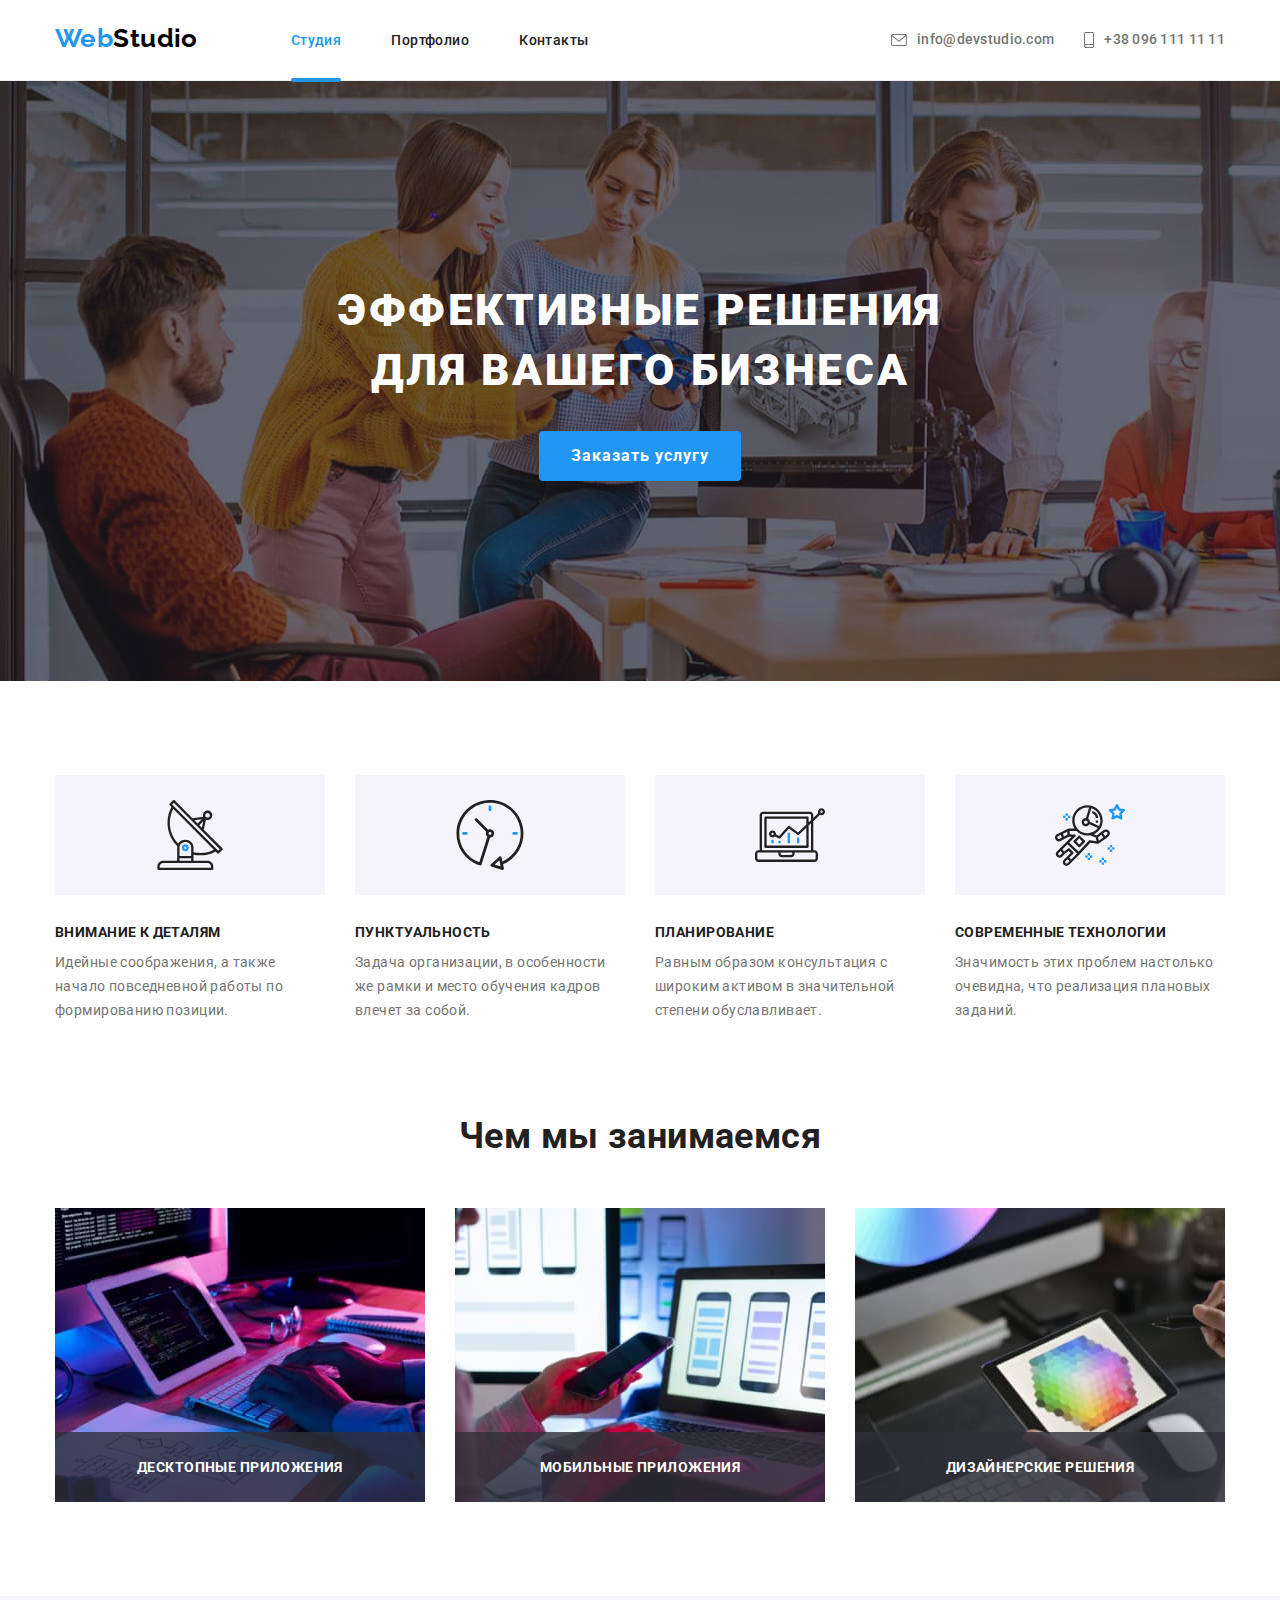
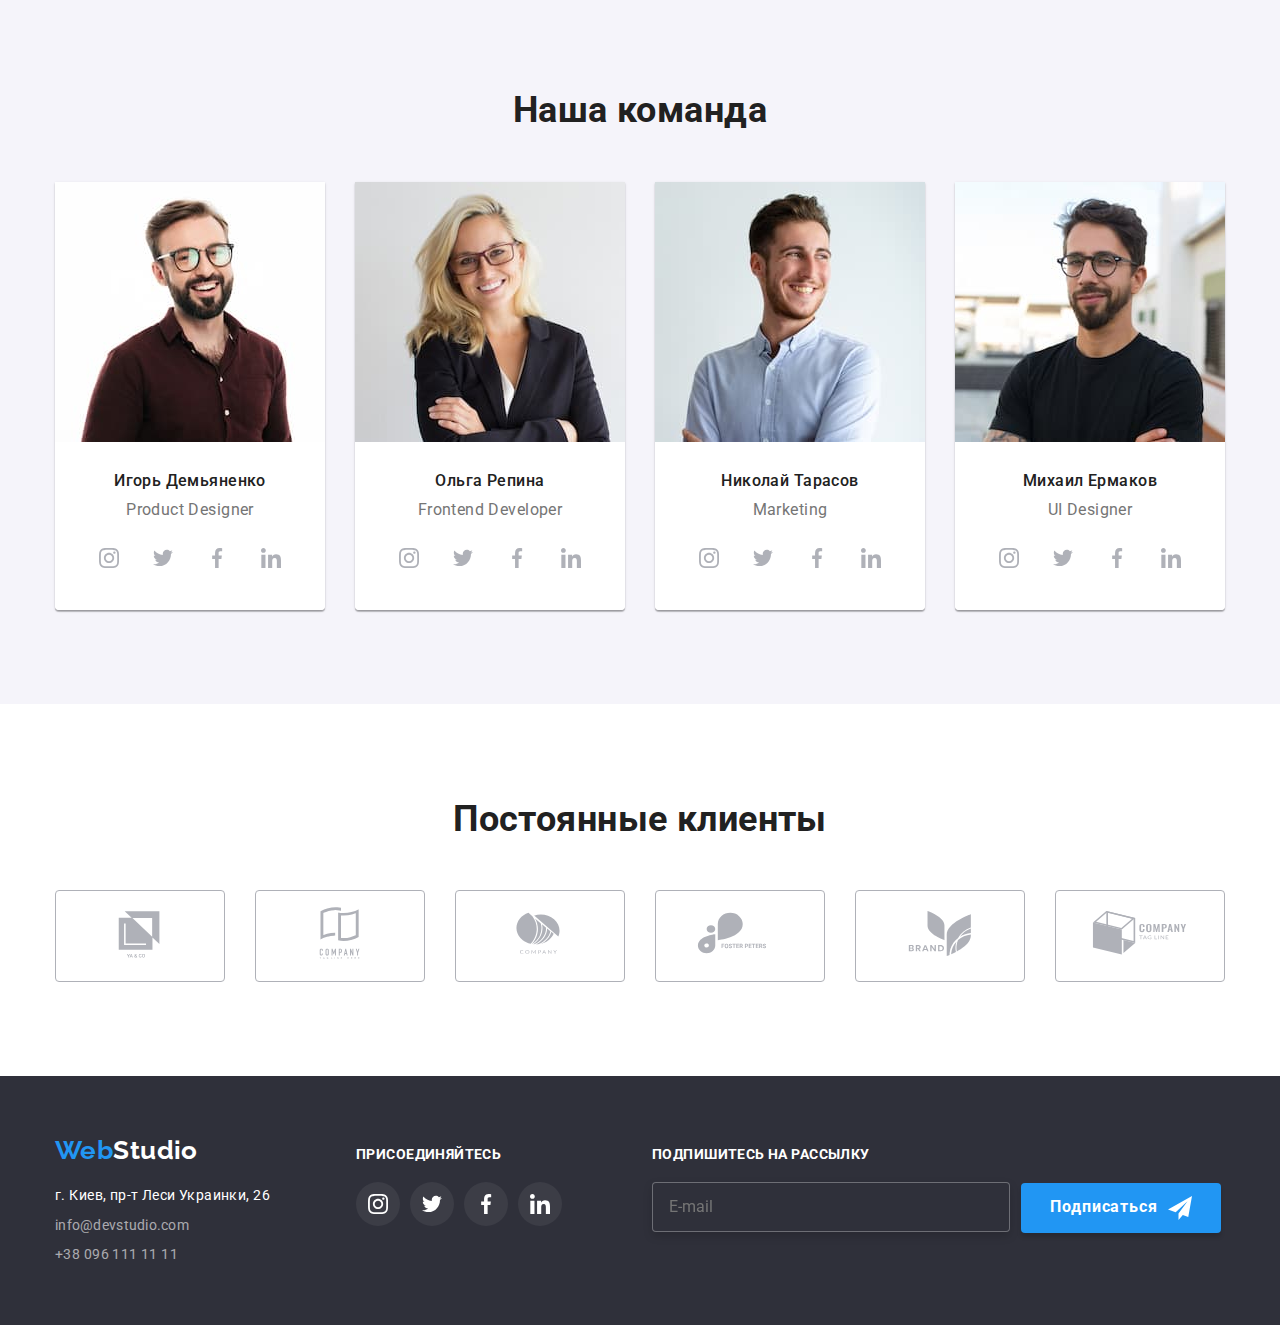
<file: index.html>
<!DOCTYPE html>
<html lang="ru">
  <head>
    <meta charset="UTF-8" />
    <meta http-equiv="X-UA-Compatible" content="IE=edge" />
    <meta name="viewport" content="width=device-width, initial-scale=1.0" />
    <title>Cтудия</title>
    <link rel="preconnect" href="https://fonts.googleapis.com" />
    <link rel="preconnect" href="https://fonts.gstatic.com" crossorigin />
    <link
      href="https://fonts.googleapis.com/css2?family=Raleway:wght@700&family=Roboto:wght@400;500;700;900&display=swap"
      rel="stylesheet"
    />
    <link
      rel="stylesheet"
      href="https://cdnjs.cloudflare.com/ajax/libs/modern-normalize/1.1.0/modern-normalize.min.css"
    />
    <link rel="stylesheet" href="./css/styles.css" />
  </head>
  <body>
    <header class="header">
      <div class="container container-nav">
        <nav class="navigation">
          <a href="./index.html" class="header-link-logo link"
            ><span class="logo-web">Web</span
            ><span class="logo-studio">Studio</span></a
          >
          <ul class="header-list list">
            <li class="header-item">
              <a href="./index.html" class="header-link link current">Студия</a>
            </li>
            <li class="header-item">
              <a href="./portfolio.html" class="header-link link">Портфолио</a>
            </li>
            <li class="header-item">
              <a href="" class="header-link link">Контакты</a>
            </li>
          </ul>
        </nav>
        <ul class="header-contact-list list">
          <li class="header-contact-item">
            <a href="mailto:info@devstudio.com" class="header-mail link">
              <svg class="mail-icon" width="16" height="12">
                <use href="./images/icons.svg#icon-envelope"></use>
              </svg>
              info@devstudio.com</a
            >
          </li>
          <li class="header-contact-item">
            <a href="tel:+380961111111" class="header-tel link">
              <svg class="phone-icon" width="10" height="16">
                <use href="./images/icons.svg#icon-smartphone"></use>
              </svg>
              +38 096 111 11 11</a
            >
          </li>
        </ul>
      </div>
    </header>
    <main>
      <!-- <main body hero line> -->
      <section class="section-hero section">
        <div class="container">
          <h1 class="hero-title">Эффективные решения для вашего бизнеса</h1>
          <button type="button" class="hero-button" data-modal-open>
            Заказать услугу
          </button>
        </div>
      </section>
      <!-- main body advantages line -->
      <section class="section">
        <div class="container">
          <h2 class="visually-hidden">Наши преимущества</h2>
          <ul class="adv-list list">
            <li class="adv-item">
              <div class="adv-icon-box">
                <svg width="70" height="70">
                  <use href="./images/icons.svg#icon-antenna"></use>
                </svg>
              </div>
              <h3 class="adv-title">Внимание к деталям</h3>
              <p class="adv-text">
                Идейные соображения, а также начало повседневной работы по
                формированию позиции.
              </p>
            </li>
            <li class="adv-item">
              <div class="adv-icon-box">
                <svg width="70" height="70">
                  <use href="./images/icons.svg#icon-clock"></use>
                </svg>
              </div>
              <h3 class="adv-title">Пунктуальность</h3>
              <p class="adv-text">
                Задача организации, в особенности же рамки и место обучения
                кадров влечет за собой.
              </p>
            </li>
            <li class="adv-item">
              <div class="adv-icon-box">
                <svg width="70" height="70">
                  <use href="./images/icons.svg#icon-diagram"></use>
                </svg>
              </div>
              <h3 class="adv-title">Планирование</h3>
              <p class="adv-text">
                Равным образом консультация с широким активом в значительной
                степени обуславливает.
              </p>
            </li>
            <li class="adv-item">
              <div class="adv-icon-box">
                <svg width="70" height="70">
                  <use href="./images/icons.svg#icon-astronaut"></use>
                </svg>
              </div>
              <h3 class="adv-title">Современные технологии</h3>
              <p class="adv-text">
                Значимость этих проблем настолько очевидна, что реализация
                плановых заданий.
              </p>
            </li>
          </ul>
        </div>
      </section>
      <!--main body works line-->
      <section class="section-works section">
        <div class="container">
          <h2 class="works-title">Чем мы занимаемся</h2>
          <ul class="works-list list">
            <li class="works-item">
              <img
                src="./images/about-img-1.jpg"
                alt="планшет и кодинг"
                width="370"
                height="294"
              />
              <p class="works-item-text">Десктопные приложения</p>
            </li>
            <li class="works-item">
              <img
                src="./images/about-img-2.jpg"
                alt="ноутбук и телефон"
                width="370"
                height="294"
              />
              <p class="works-item-text">Мобильные приложения</p>
            </li>
            <li class="works-item">
              <img
                src="./images/about-img-3.jpg"
                alt="рисунок в планшете"
                width="370"
                height="294"
              />
              <p class="works-item-text">Дизайнерские решения</p>
            </li>
          </ul>
        </div>
      </section>
      <!--main body team line-->
      <section class="section-team section">
        <div class="container">
          <h2 class="team-title">Наша команда</h2>
          <ul class="team-list list">
            <li class="team-list-item">
              <img
                src="./images/face-1.jpg"
                alt="мужик в очках и рубашке"
                width="270"
                height="260"
              />
              <div class="team-cards">
                <h3 class="employee-title">Игорь Демьяненко</h3>
                <p class="position-team">Product Designer</p>
                <ul class="team-soc-list list">
                  <li class="team-soc-item">
                    <a href="" class="team-soc-link">
                      <svg class="team-soc-icon" width="20" height="20">
                        <use href="./images/icons.svg#icon-instagram"></use>
                      </svg>
                    </a>
                  </li>
                  <li class="team-soc-item">
                    <a href="" class="team-soc-link">
                      <svg class="team-soc-icon" width="20" height="20">
                        <use href="./images/icons.svg#icon-twitter"></use>
                      </svg>
                    </a>
                  </li>
                  <li class="team-soc-item">
                    <a href="" class="team-soc-link">
                      <svg class="team-soc-icon" width="20" height="20">
                        <use href="./images/icons.svg#icon-facebook"></use>
                      </svg>
                    </a>
                  </li>
                  <li class="team-soc-item">
                    <a href="" class="team-soc-link">
                      <svg class="team-soc-icon" width="20" height="20">
                        <use href="./images/icons.svg#icon-linkedin"></use>
                      </svg>
                    </a>
                  </li>
                </ul>
              </div>
            </li>
            <li class="team-list-item">
              <img
                src="./images/face-2.jpg"
                alt="женщина"
                width="270"
                height="260"
              />
              <div class="team-cards">
                <h3 class="employee-title">Ольга Репина</h3>
                <p class="position-team">Frontend Developer</p>
                <ul class="team-soc-list list">
                  <li class="team-soc-item">
                    <a href="" class="team-soc-link">
                      <svg class="team-soc-icon" width="20" height="20">
                        <use href="./images/icons.svg#icon-instagram"></use>
                      </svg>
                    </a>
                  </li>
                  <li class="team-soc-item">
                    <a href="" class="team-soc-link">
                      <svg class="team-soc-icon" width="20" height="20">
                        <use href="./images/icons.svg#icon-twitter"></use>
                      </svg>
                    </a>
                  </li>
                  <li class="team-soc-item">
                    <a href="" class="team-soc-link">
                      <svg class="team-soc-icon" width="20" height="20">
                        <use href="./images/icons.svg#icon-facebook"></use>
                      </svg>
                    </a>
                  </li>
                  <li class="team-soc-item">
                    <a href="" class="team-soc-link">
                      <svg class="team-soc-icon" width="20" height="20">
                        <use href="./images/icons.svg#icon-linkedin"></use>
                      </svg>
                    </a>
                  </li>
                </ul>
              </div>
            </li>
            <li class="team-list-item">
              <img
                src="./images/face-3.jpg"
                alt="мужик в белой рубашке"
                width="270"
                height="260"
              />
              <div class="team-cards">
                <h3 class="employee-title">Николай Тарасов</h3>
                <p class="position-team">Marketing</p>
                <ul class="team-soc-list list">
                  <li class="team-soc-item">
                    <a href="" class="team-soc-link">
                      <svg class="team-soc-icon" width="20" height="20">
                        <use href="./images/icons.svg#icon-instagram"></use>
                      </svg>
                    </a>
                  </li>
                  <li class="team-soc-item">
                    <a href="" class="team-soc-link">
                      <svg class="team-soc-icon" width="20" height="20">
                        <use href="./images/icons.svg#icon-twitter"></use>
                      </svg>
                    </a>
                  </li>
                  <li class="team-soc-item">
                    <a href="" class="team-soc-link">
                      <svg class="team-soc-icon" width="20" height="20">
                        <use href="./images/icons.svg#icon-facebook"></use>
                      </svg>
                    </a>
                  </li>
                  <li class="team-soc-item">
                    <a href="" class="team-soc-link">
                      <svg class="team-soc-icon" width="20" height="20">
                        <use href="./images/icons.svg#icon-linkedin"></use>
                      </svg>
                    </a>
                  </li>
                </ul>
              </div>
            </li>
            <li class="team-list-item">
              <img
                src="./images/face-4.jpg"
                alt="мужик в очках и футболке"
                width="270"
                height="260"
              />
              <div class="team-cards">
                <h3 class="employee-title">Михаил Ермаков</h3>
                <p class="position-team">UI Designer</p>
                <ul class="team-soc-list list">
                  <li class="team-soc-item">
                    <a href="" class="team-soc-link">
                      <svg class="team-soc-icon" width="20" height="20">
                        <use href="./images/icons.svg#icon-instagram"></use>
                      </svg>
                    </a>
                  </li>
                  <li class="team-soc-item">
                    <a href="" class="team-soc-link">
                      <svg class="team-soc-icon" width="20" height="20">
                        <use href="./images/icons.svg#icon-twitter"></use>
                      </svg>
                    </a>
                  </li>
                  <li class="team-soc-item">
                    <a href="" class="team-soc-link">
                      <svg class="team-soc-icon" width="20" height="20">
                        <use href="./images/icons.svg#icon-facebook"></use>
                      </svg>
                    </a>
                  </li>
                  <li class="team-soc-item">
                    <a href="" class="team-soc-link">
                      <svg class="team-soc-icon" width="20" height="20">
                        <use href="./images/icons.svg#icon-linkedin"></use>
                      </svg>
                    </a>
                  </li>
                </ul>
              </div>
            </li>
          </ul>
        </div>
      </section>
      <!-- clients section -->
      <section class="section-clients section">
        <div class="container">
          <h2 class="title-clients">Постоянные клиенты</h2>
          <ul class="clients-list list">
            <li class="clients-item">
              <a href="" class="clients-links">
                <svg class="clients-icon" width="106" height="60">
                  <use href="./images/icons.svg#icon-Logo-1"></use>
                </svg>
              </a>
            </li>
            <li class="clients-item">
              <a href="" class="clients-links">
                <svg class="clients-icon" width="106" height="60">
                  <use href="./images/icons.svg#icon-Logo-2"></use>
                </svg>
              </a>
            </li>
            <li class="clients-item">
              <a href="" class="clients-links">
                <svg class="clients-icon" width="106" height="60">
                  <use href="./images/icons.svg#icon-Logo-3"></use>
                </svg>
              </a>
            </li>
            <li class="clients-item">
              <a href="" class="clients-links">
                <svg class="clients-icon" width="106" height="60">
                  <use href="./images/icons.svg#icon-Logo-4"></use>
                </svg>
              </a>
            </li>
            <li class="clients-item">
              <a href="" class="clients-links">
                <svg class="clients-icon" width="106" height="60">
                  <use href="./images/icons.svg#icon-Logo-5"></use>
                </svg>
              </a>
            </li>
            <li class="clients-item">
              <a href="" class="clients-links">
                <svg class="clients-icon" width="106" height="60">
                  <use href="./images/icons.svg#icon-Logo-6"></use>
                </svg>
              </a>
            </li>
          </ul>
        </div>
      </section>
    </main>
    <footer class="footer">
      <div class="container-footer container">
        <div>
          <a href="./index.html" class="footer-link-logo link"
            ><span class="logo-web">Web</span
            ><span class="logo-studio-footer">Studio</span></a
          >
          <address class="address-container">
            <ul class="address-list list">
              <li class="adress-item">
                <a
                  href="https://goo.gl/maps/8bVCaFrBpP2hShio7"
                  target="_blank"
                  class="footer-map-link link"
                  >г. Киев, пр-т Леси Украинки, 26</a
                >
              </li>
              <li class="adress-item">
                <a href="mailto:info@devstudio.com" class="footer-mail link"
                  >info@devstudio.com</a
                >
              </li>
              <li class="adress-item">
                <a href="tel:+380961111111" class="footer-tel link"
                  >+38 096 111 11 11</a
                >
              </li>
            </ul>
          </address>
        </div>
        <div class="join-us-footer">
          <p class="join-us-title">Присоединяйтесь</p>
          <ul class="join-us-list list">
            <li class="join-us-item">
              <a href="" class="join-us-link link">
                <svg class="join-us-icon" width="20" height="20">
                  <use href="./images/icons.svg#icon-instagram"></use>
                </svg>
              </a>
            </li>
            <li class="join-us-item">
              <a href="" class="join-us-link link">
                <svg class="join-us-icon" width="20" height="20">
                  <use href="./images/icons.svg#icon-twitter"></use>
                </svg>
              </a>
            </li>
            <li class="join-us-item">
              <a href="" class="join-us-link link">
                <svg class="join-us-icon" width="20" height="20">
                  <use href="./images/icons.svg#icon-facebook"></use>
                </svg>
              </a>
            </li>
            <li class="join-us-item">
              <a href="" class="join-us-link link">
                <svg class="join-us-icon" width="20" height="20">
                  <use href="./images/icons.svg#icon-linkedin"></use>
                </svg>
              </a>
            </li>
          </ul>
        </div>
        <div class="subsсribe-footer">
          <form class="footer-form">
            <label for="footer-label" class="label-class"
              >Подпишитесь на рассылку
            </label>
            <span class="footer-subscribe-case">
              <input
                type="email"
                name="email"
                placeholder="E-mail"
                id="footer-label"
                class="email-footer"
                required
              />
              <button type="submit" class="button-subscribe">
                Подписаться<svg class="submit-icon">
                  <use href="./images/icons.svg#icon-icon-plane"></use>
                </svg>
              </button>
            </span>
          </form>
        </div>
      </div>
    </footer>
    <div class="backdrop is-hidden" data-modal>
      <div class="modal">
        <button type="button" class="modal-button" data-modal-close>
          <svg class="icon-Vector" width="11" height="11">
            <use href="./images/icons.svg#icon-Vector"></use>
          </svg>
        </button>
        <p class="backdrop-title">Оставьте свои данные, мы вам перезвоним</p>
        <form>
          <div class="modal-field">
            <label class="label-form">
              Имя
              <span class="modal-wrap">
                <input
                  type="text"
                  name="name"
                  placeholder="Введите имя"
                  class="input-form"
                  required
                />
                <svg class="modal-icon-person">
                  <use href="./images/icons.svg#icon-modal-person"></use>
                </svg>
              </span>
            </label>
          </div>
          <div class="modal-field">
            <label class="label-form">
              Телефон
              <span class="modal-wrap">
                <input
                  type="tel"
                  name="phone"
                  placeholder="+38 (097) 000 00 00"
                  class="input-form"
                  required
                />
                <svg class="modal-icon-person">
                  <use href="./images/icons.svg#icon-modal-phone"></use>
                </svg>
              </span>
            </label>
          </div>
          <div class="modal-field">
            <label class="label-form">
              Почта
              <span class="modal-wrap">
                <input
                  type="email"
                  name="email"
                  placeholder="example@mail.com"
                  class="input-form"
                  required
                />
                <svg class="modal-icon-person">
                  <use href="./images/icons.svg#icon-modal-mail"></use>
                </svg>
              </span>
            </label>
          </div>
          <div class="modal-field">
            <label class="label-form">
              Комментарий
              <textarea
                name="feefback"
                rows="5"
                placeholder="Введите текст"
                class="textarea-form"
              ></textarea>
            </label>
          </div>
          <div class="checkbox-policy">
            <input
              type="checkbox"
              class="input-check visually-hidden"
              id="input-check"
              name="policy"
              value="policy"
            />
            <label for="input-check" class="check-text"
              ><span
                ><svg class="modal-icon-accept">
                  <use href="./images/icons.svg#icon-V"></use></svg></span
              >Соглашаюсь с рассылкой и принимаю</label
            >
            <a href="" class="policy">Условия договора</a>
          </div>
          <div class="modal-button-case">
            <button type="submit" class="modal-submit-button">Отправить</button>
          </div>
        </form>
      </div>
    </div>
    <script src="./js/modal.js"></script>
  </body>
</html>
</file>
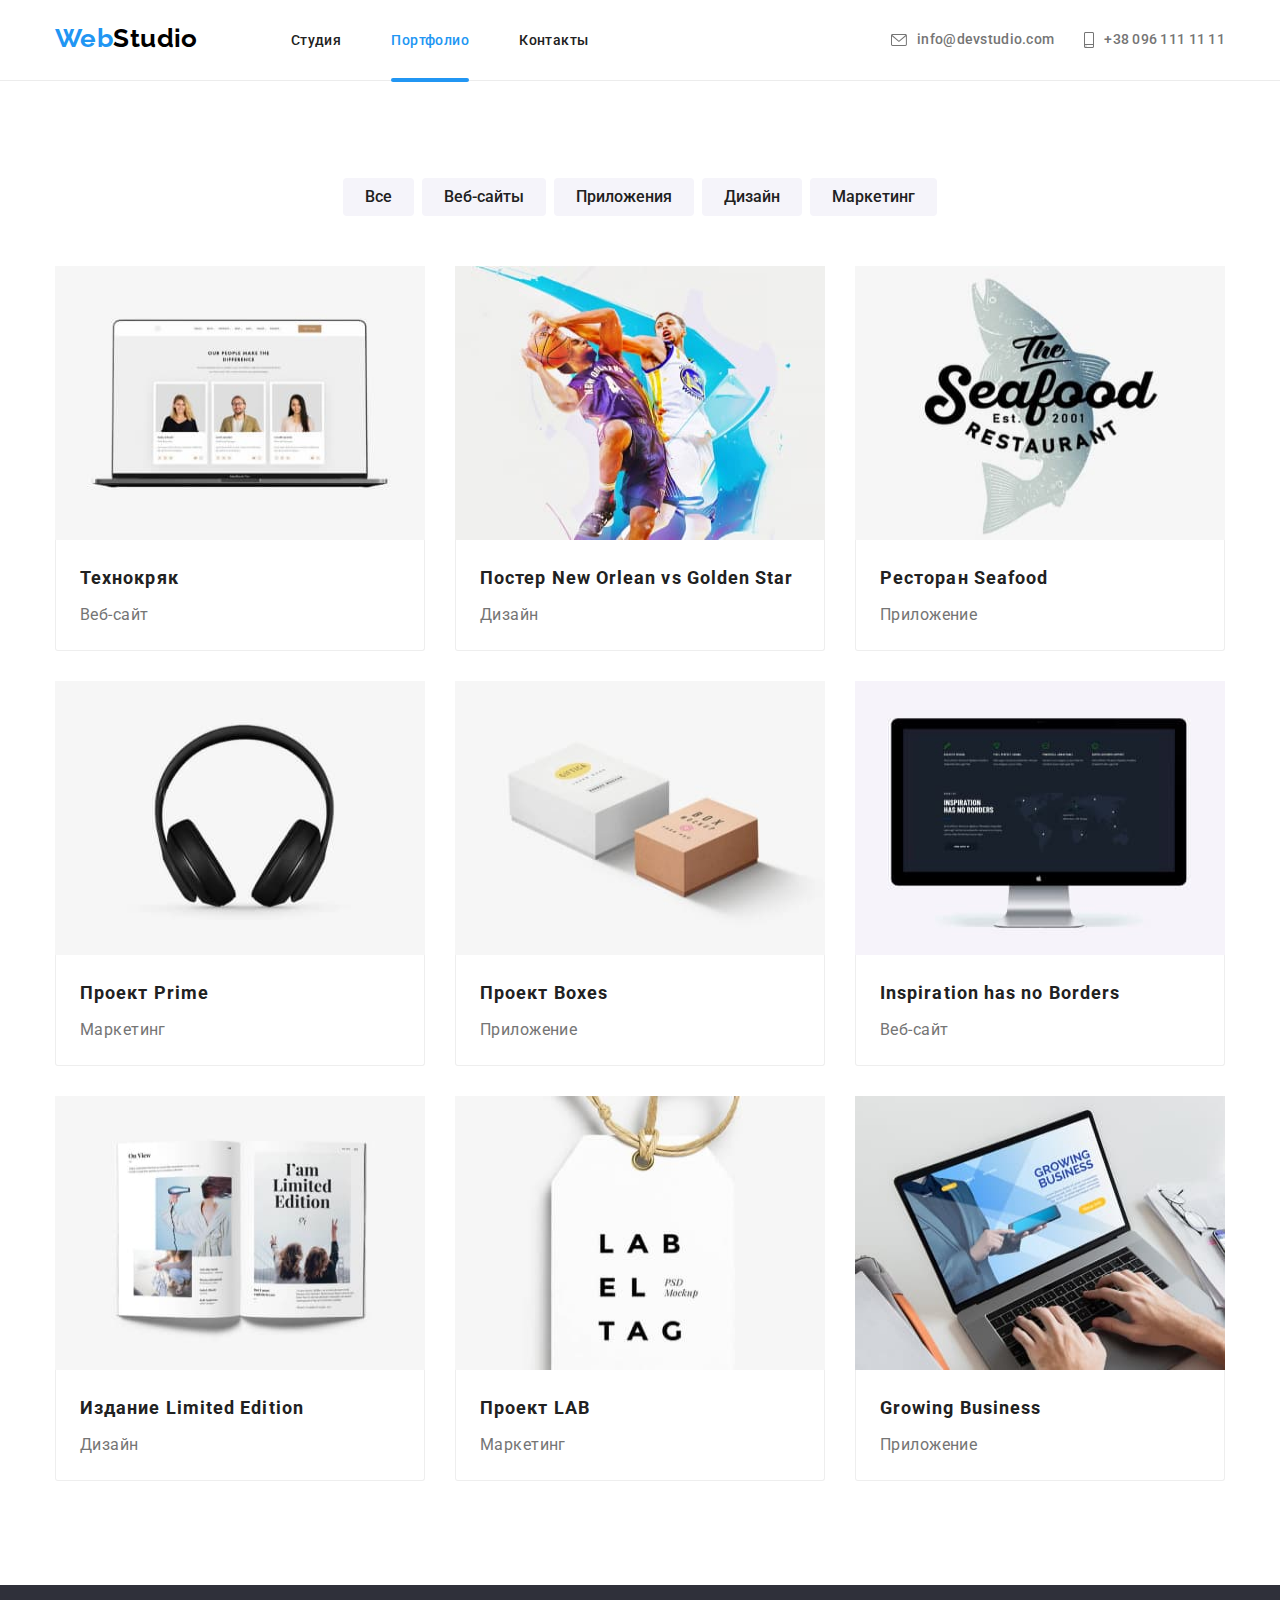
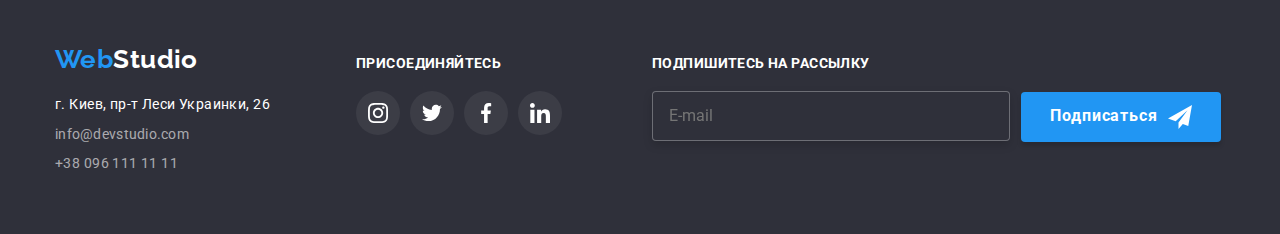
<file: portfolio.html>
<!DOCTYPE html>
<html lang="ru">
  <head>
    <meta charset="UTF-8" />
    <meta http-equiv="X-UA-Compatible" content="IE=edge" />
    <meta name="viewport" content="width=device-width, initial-scale=1.0" />
    <title>Портфолио</title>
    <link rel="preconnect" href="https://fonts.googleapis.com" />
    <link rel="preconnect" href="https://fonts.gstatic.com" crossorigin />
    <link
      href="https://fonts.googleapis.com/css2?family=Raleway:wght@700&family=Roboto:wght@400;500;700;900&display=swap"
      rel="stylesheet"
    />
    <link
      rel="stylesheet"
      href="https://cdnjs.cloudflare.com/ajax/libs/modern-normalize/1.1.0/modern-normalize.min.css"
    />
    <link rel="stylesheet" href="./css/styles.css" />
  </head>

  <body>
    <header class="header">
      <div class="container container-nav">
        <nav class="navigation">
          <a href="./index.html" class="header-link-logo link"
            ><span class="logo-web">Web</span
            ><span class="logo-studio">Studio</span></a
          >
          <ul class="header-list list">
            <li class="header-item">
              <a href="./index.html" class="header-link link">Студия</a>
            </li>
            <li class="header-item">
              <a href="./portfolio.html" class="header-link link current"
                >Портфолио</a
              >
            </li>
            <li class="header-item">
              <a href="" class="header-link link">Контакты</a>
            </li>
          </ul>
        </nav>
        <ul class="header-contact-list list">
          <li class="header-contact-item">
            <a href="mailto:info@devstudio.com" class="header-mail link">
              <svg class="mail-icon" width="16" height="12">
                <use href="./images/icons.svg#icon-envelope"></use>
              </svg>
              info@devstudio.com</a
            >
          </li>
          <li class="header-contact-item">
            <a href="tel:+380961111111" class="header-tel link">
              <svg class="phone-icon" width="10" height="16">
                <use href="./images/icons.svg#icon-smartphone"></use>
              </svg>
              +38 096 111 11 11</a
            >
          </li>
        </ul>
      </div>
    </header>
    <main>
      <section class="services">
        <div class="container">
          <h1 class="visually-hidden">Услуги</h1>
          <ul class="services-button-list list">
            <li class="services-buttom-item">
              <button type="button" class="services-button">Все</button>
            </li>
            <li class="services-buttom-item">
              <button type="button" class="services-button">Веб-сайты</button>
            </li>
            <li class="services-buttom-item">
              <button type="button" class="services-button">Приложения</button>
            </li>
            <li class="services-buttom-item">
              <button type="button" class="services-button">Дизайн</button>
            </li>
            <li class="services-buttom-item">
              <button type="button" class="services-button">Маркетинг</button>
            </li>
          </ul>
          <ul class="services-pics-list list">
            <li class="services-pics-item">
              <a href="" class="services-link link">
                <div class="services-img-decor">
                  <img
                    src="./images/projects-1.jpg"
                    alt="Технологии"
                    width="370"
                    height="274"
                  />
                  <p class="services-decor-text">
                    Ресурс предлагает комплексные предложения с разным уровнем
                    функционала и сервисов. Все это позволит посетителю получить
                    исчерпывающие сведения о компании или частном лице. Lorem
                    ipsum dolor sit amet consectetur adipisicing elit.
                    Inventore, amet. Nisi ea molestias, culpa itaque mollitia
                    reiciendis et nam perspiciatis nobis possimus? Voluptate
                    minima accusamus placeat eaque, pariatur ipsam dicta
                    suscipit unde impedit magnam. Tempore maxime sequi maiores
                    eveniet eum?
                  </p>
                </div>
                <div class="portfolio-cards">
                  <h2 class="sevices-title">Технокряк</h2>
                  <p class="services-text">Веб-сайт</p>
                </div>
              </a>
            </li>
            <li class="services-pics-item">
              <a href="" class="services-link link">
                <div class="services-img-decor">
                  <img
                    src="./images/projects-2.jpg"
                    alt="Технологии"
                    width="370"
                    height="274"
                  />
                  <p class="services-decor-text">
                    Ресурс предлагает комплексные предложения с разным уровнем
                    функционала и сервисов. Все это позволит посетителю получить
                    исчерпывающие сведения о компании или частном лице. Lorem
                    ipsum dolor sit amet consectetur adipisicing elit.
                    Inventore, amet. Nisi ea molestias, culpa itaque mollitia
                    reiciendis et nam perspiciatis nobis possimus? Voluptate
                    minima accusamus placeat eaque, pariatur ipsam dicta
                    suscipit unde impedit magnam. Tempore maxime sequi maiores
                    eveniet eum?
                  </p>
                </div>
                <div class="portfolio-cards">
                  <h2 class="sevices-title">
                    Постер New Orlean vs Golden Star
                  </h2>
                  <p class="services-text">Дизайн</p>
                </div>
              </a>
            </li>
            <li class="services-pics-item">
              <a href="" class="services-link link">
                <div class="services-img-decor">
                  <img
                    src="./images/projects-3.jpg"
                    alt="Технологии"
                    width="370"
                    height="274"
                  />
                  <p class="services-decor-text">
                    Ресурс предлагает комплексные предложения с разным уровнем
                    функционала и сервисов. Все это позволит посетителю получить
                    исчерпывающие сведения о компании или частном лице. Lorem
                    ipsum dolor sit amet consectetur adipisicing elit.
                    Inventore, amet. Nisi ea molestias, culpa itaque mollitia
                    reiciendis et nam perspiciatis nobis possimus? Voluptate
                    minima accusamus placeat eaque, pariatur ipsam dicta
                    suscipit unde impedit magnam. Tempore maxime sequi maiores
                    eveniet eum?
                  </p>
                </div>
                <div class="portfolio-cards">
                  <h2 class="sevices-title">Ресторан Seafood</h2>
                  <p class="services-text">Приложение</p>
                </div>
              </a>
            </li>
            <li class="services-pics-item">
              <a href="" class="services-link link">
                <div class="services-img-decor">
                  <img
                    src="./images/projects-4.jpg"
                    alt="Технологии"
                    width="370"
                    height="274"
                  />
                  <p class="services-decor-text">
                    Ресурс предлагает комплексные предложения с разным уровнем
                    функционала и сервисов. Все это позволит посетителю получить
                    исчерпывающие сведения о компании или частном лице. Lorem
                    ipsum dolor sit amet consectetur adipisicing elit.
                    Inventore, amet. Nisi ea molestias, culpa itaque mollitia
                    reiciendis et nam perspiciatis nobis possimus? Voluptate
                    minima accusamus placeat eaque, pariatur ipsam dicta
                    suscipit unde impedit magnam. Tempore maxime sequi maiores
                    eveniet eum?
                  </p>
                </div>
                <div class="portfolio-cards">
                  <h2 class="sevices-title">Проект Prime</h2>
                  <p class="services-text">Маркетинг</p>
                </div>
              </a>
            </li>
            <li class="services-pics-item">
              <a href="" class="services-link link">
                <div class="services-img-decor">
                  <img
                    src="./images/projects-5.jpg"
                    alt="Технологии"
                    width="370"
                    height="274"
                  />
                  <p class="services-decor-text">
                    Ресурс предлагает комплексные предложения с разным уровнем
                    функционала и сервисов. Все это позволит посетителю получить
                    исчерпывающие сведения о компании или частном лице. Lorem
                    ipsum dolor sit amet consectetur adipisicing elit.
                    Inventore, amet. Nisi ea molestias, culpa itaque mollitia
                    reiciendis et nam perspiciatis nobis possimus? Voluptate
                    minima accusamus placeat eaque, pariatur ipsam dicta
                    suscipit unde impedit magnam. Tempore maxime sequi maiores
                    eveniet eum?
                  </p>
                </div>
                <div class="portfolio-cards">
                  <h2 class="sevices-title">Проект Boxes</h2>
                  <p class="services-text">Приложение</p>
                </div>
              </a>
            </li>
            <li class="services-pics-item">
              <a href="" class="services-link link">
                <div class="services-img-decor">
                  <img
                    src="./images/projects-6.jpg"
                    alt="Технологии"
                    width="370"
                    height="274"
                  />
                  <p class="services-decor-text">
                    Ресурс предлагает комплексные предложения с разным уровнем
                    функционала и сервисов. Все это позволит посетителю получить
                    исчерпывающие сведения о компании или частном лице. Lorem
                    ipsum dolor sit amet consectetur adipisicing elit.
                    Inventore, amet. Nisi ea molestias, culpa itaque mollitia
                    reiciendis et nam perspiciatis nobis possimus? Voluptate
                    minima accusamus placeat eaque, pariatur ipsam dicta
                    suscipit unde impedit magnam. Tempore maxime sequi maiores
                    eveniet eum?
                  </p>
                </div>
                <div class="portfolio-cards">
                  <h2 lang="en" class="sevices-title">
                    Inspiration has no Borders
                  </h2>
                  <p class="services-text">Веб-сайт</p>
                </div>
              </a>
            </li>
            <li class="services-pics-item">
              <a href="" class="services-link link">
                <div class="services-img-decor">
                  <img
                    src="./images/projects-7.jpg"
                    alt="Технологии"
                    width="370"
                    height="274"
                  />
                  <p class="services-decor-text">
                    Ресурс предлагает комплексные предложения с разным уровнем
                    функционала и сервисов. Все это позволит посетителю получить
                    исчерпывающие сведения о компании или частном лице. Lorem
                    ipsum dolor sit amet consectetur adipisicing elit.
                    Inventore, amet. Nisi ea molestias, culpa itaque mollitia
                    reiciendis et nam perspiciatis nobis possimus? Voluptate
                    minima accusamus placeat eaque, pariatur ipsam dicta
                    suscipit unde impedit magnam. Tempore maxime sequi maiores
                    eveniet eum?
                  </p>
                </div>
                <div class="portfolio-cards">
                  <h2 class="sevices-title">Издание Limited Edition</h2>
                  <p class="services-text">Дизайн</p>
                </div>
              </a>
            </li>
            <li class="services-pics-item">
              <a href="" class="services-link link">
                <div class="services-img-decor">
                  <img
                    src="./images/projects-8.jpg"
                    alt="Технологии"
                    width="370"
                    height="274"
                  />
                  <p class="services-decor-text">
                    Ресурс предлагает комплексные предложения с разным уровнем
                    функционала и сервисов. Все это позволит посетителю получить
                    исчерпывающие сведения о компании или частном лице. Lorem
                    ipsum dolor sit amet consectetur adipisicing elit.
                    Inventore, amet. Nisi ea molestias, culpa itaque mollitia
                    reiciendis et nam perspiciatis nobis possimus? Voluptate
                    minima accusamus placeat eaque, pariatur ipsam dicta
                    suscipit unde impedit magnam. Tempore maxime sequi maiores
                    eveniet eum?
                  </p>
                </div>
                <div class="portfolio-cards">
                  <h2 class="sevices-title">Проект LAB</h2>
                  <p class="services-text">Маркетинг</p>
                </div>
              </a>
            </li>
            <li class="services-pics-item">
              <a href="" class="services-link link">
                <div class="services-img-decor">
                  <img
                    src="./images/projects-9.jpg"
                    alt="Технологии"
                    width="370"
                    height="274"
                  />
                  <p class="services-decor-text">
                    Ресурс предлагает комплексные предложения с разным уровнем
                    функционала и сервисов. Все это позволит посетителю получить
                    исчерпывающие сведения о компании или частном лице. Lorem
                    ipsum dolor sit amet consectetur adipisicing elit.
                    Inventore, amet. Nisi ea molestias, culpa itaque mollitia
                    reiciendis et nam perspiciatis nobis possimus? Voluptate
                    minima accusamus placeat eaque, pariatur ipsam dicta
                    suscipit unde impedit magnam. Tempore maxime sequi maiores
                    eveniet eum?
                  </p>
                </div>
                <div class="portfolio-cards">
                  <h2 lang="en" class="sevices-title">Growing Business</h2>
                  <p class="services-text">Приложение</p>
                </div>
              </a>
            </li>
          </ul>
        </div>
      </section>
    </main>
  </body>
  <footer class="footer">
    <div class="container-footer container">
      <div>
        <a href="./index.html" class="footer-link-logo link"
          ><span class="logo-web">Web</span
          ><span class="logo-studio-footer">Studio</span></a
        >
        <address class="address-container">
          <ul class="address-list list">
            <li class="adress-item">
              <a
                href="https://goo.gl/maps/8bVCaFrBpP2hShio7"
                target="_blank"
                class="footer-map-link link"
                >г. Киев, пр-т Леси Украинки, 26</a
              >
            </li>
            <li class="adress-item">
              <a href="mailto:info@devstudio.com" class="footer-mail link"
                >info@devstudio.com</a
              >
            </li>
            <li class="adress-item">
              <a href="tel:+380961111111" class="footer-tel link"
                >+38 096 111 11 11</a
              >
            </li>
          </ul>
        </address>
      </div>
      <div class="join-us-footer">
        <p class="join-us-title">Присоединяйтесь</p>
        <ul class="join-us-list list">
          <li class="join-us-item">
            <a href="" class="join-us-link link">
              <svg class="join-us-icon" width="20" height="20">
                <use href="./images/icons.svg#icon-instagram"></use>
              </svg>
            </a>
          </li>
          <li class="join-us-item">
            <a href="" class="join-us-link link">
              <svg class="join-us-icon" width="20" height="20">
                <use href="./images/icons.svg#icon-twitter"></use>
              </svg>
            </a>
          </li>
          <li class="join-us-item">
            <a href="" class="join-us-link link">
              <svg class="join-us-icon" width="20" height="20">
                <use href="./images/icons.svg#icon-facebook"></use>
              </svg>
            </a>
          </li>
          <li class="join-us-item">
            <a href="" class="join-us-link link">
              <svg class="join-us-icon" width="20" height="20">
                <use href="./images/icons.svg#icon-linkedin"></use>
              </svg>
            </a>
          </li>
        </ul>
      </div>
      <div class="subsсribe-footer">
        <form class="footer-form">
          <label for="footer-label" class="label-class"
            >Подпишитесь на рассылку
          </label>
          <span class="footer-subscribe-case">
            <input
              type="email"
              name="email"
              placeholder="E-mail"
              id="footer-label"
              class="email-footer"
              required
            />
            <button type="submit" class="button-subscribe">
              Подписаться<svg class="submit-icon">
                <use href="./images/icons.svg#icon-icon-plane"></use>
              </svg>
            </button>
          </span>
        </form>
      </div>
    </div>
  </footer>
</html>
</file>
<file: css/styles.css>
html {
  box-sizing: border-box;
}

*,
*::before,
*::after {
  box-sizing: inherit;
}

h1,
h2,
h3,
h4,
h5,
h6,
p {
  margin: 0;
}

ul,
ol {
  padding-left: 0;
  margin: 0;
}

:root {
  --title-text-color: #212121;
  --header-link-color: #212121;
  --button-services-color: #212121;
  --secondary-text-color: #757575;
  --main-text-color: #ffffff;
  --main-background-color: #ffffff;
  --footer-text: #ffffff;
  --button-text-color: #ffffff;
  --logo-studio-color: #000000;
  --logo-studio-alt-color: #ffffff;
  --hero-button-color: #ffffff;
  --hero-button-color-alt: #000000;
  --logo-web-color: #2196f3;
  --link-color: #2196f3;
  --main-button-color: #2196f3;
  --bg-icon-color: #2196f3;
  --footer-text-color: rgba(255, 255, 255, 0.6);
  --hero-background-color: #2f303a;
  --footer-background-color: #2f303a;
  --button-background-color: #f5f4fa;
  --team-background-color: #f5f4fa;
  --list-right-margin: 30px;
}

body {
  margin: 0;
  font-family: "Roboto", Tahoma sans-serif;
  color: var(--secondary-text-color);
  font-size: 14px;
  letter-spacing: 0.03em;
  background-color: var(--main-background-color);
}

img {
  display: block;
}

.visually-hidden {
  position: absolute;
  white-space: nowrap;
  width: 1px;
  height: 1px;
  overflow: hidden;
  border: 0;
  padding: 0;
  clip: rect(0 0 0 0);
  clip-path: inset(50%);
  margin: -1p;
}

.link {
  text-decoration: none;
}

.list {
  list-style: none;
  padding: 0;
  margin: 0;
}

.container {
  width: 1200px;
  padding-left: 15px;
  padding-right: 15px;
  margin: 0 auto;
}

.section {
  padding-top: 94px;
  padding-bottom: 94px;
}

/*-----------------header body-------*/
.header {
  border-bottom: 1px solid #ececec;
}

.container-nav {
  display: flex;
  align-items: center;
}

.navigation {
  display: flex;
}

.header-link-logo {
  padding-top: 24px;
  padding-bottom: 25px;
  text-decoration: none;
  align-items: center;
  margin-right: 93px;
  font-family: "Raleway";
}

.logo-web {
  font-family: "Raleway", sans-serif;
  font-weight: 700;
  font-size: 26px;
  line-height: 1.1;
  color: var(--logo-web-color);
}

.logo-studio {
  font-family: "Raleway", sans-serif;
  font-weight: 700;
  font-size: 26px;
  line-height: 1.1;
  color: var(--logo-studio-color);
}

.header-list {
  display: flex;
}

.header-item {
  padding-top: 32px;
  padding-bottom: 32px;
  margin-right: 50px;
}

.header-item:last-child {
  margin-right: 0;
}

.header-link {
  position: relative;
  padding-top: 32px;
  padding-bottom: 32px;
  font-weight: 500;
  line-height: 1.1;
  color: var(--header-link-color);

  transition-property: color;
  transition-duration: 250ms;
  transition-timing-function: cubic-bezier(0.4, 0, 0.2, 1);
}

.header-link.current::after {
  content: "";
  position: absolute;
  width: 100%;
  left: 0;
  bottom: -2px;
  height: 4px;
  border-radius: 2px;

  background: #2196f3;
}

.header-link:hover,
.header-link:focus {
  color: var(--link-color);
}

.link.current {
  color: var(--link-color);
}

/*------header contacts-------*/

.header-contact-list {
  display: flex;
  margin-left: auto;
}

.header-contact-item {
  margin-right: 50px;
  margin: auto;
}

.header-mail {
  display: flex;
  align-items: center;
  margin-right: 30px;
  padding-top: 32px;
  padding-bottom: 32px;
  font-weight: 500;
  line-height: 1.14;
  letter-spacing: 0.02em;
  color: var(--secondary-text-color);

  transition-property: color, fill;
  transition-duration: 250ms;
  transition-timing-function: cubic-bezier(0.4, 0, 0.2, 1);
}

.header-mail:hover,
.header-mail:focus {
  color: var(--link-color);
}

.mail-icon {
  fill: #757575;
  margin-right: 10px;
  height: 14px;
}

.phone-icon {
  fill: #757575;
  margin-right: 10px;
  height: 16px;
}

.header-mail:hover .mail-icon {
  fill: var(--link-color);
}

.header-tel {
  width: 100%;
  height: 100%;
  display: flex;
  align-items: center;
  padding-top: 32px;
  padding-bottom: 32px;
  font-weight: 500;
  line-height: 1.14;
  letter-spacing: 0.02em;
  color: var(--secondary-text-color);

  transition-property: color, fill;
  transition-duration: 250ms;
  transition-timing-function: cubic-bezier(0.4, 0, 0.2, 1);
}
.header-tel:hover,
.header-tel:focus {
  color: var(--link-color);
}

.header-tel:hover .phone-icon {
  fill: var(--link-color);
}

/*-------------main body hero line--------*/
.section-hero {
  background-color: var(--hero-background-color);
  text-align: center;
  padding-top: 200px;
  padding-bottom: 200px;
  background-image: linear-gradient(
      rgba(47, 48, 58, 0.4),
      rgba(47, 48, 58, 0.4)
    ),
    url(../images/Hero-bg.jpg);
  background-repeat: no-repeat;
  background-size: cover;
  max-width: 1600px;
  margin: 0 auto;
}

.hero-title {
  max-width: 696px;
  margin: 0 auto;
  margin-bottom: 30px;
  font-weight: 900;
  font-size: 44px;
  line-height: 1.36;
  letter-spacing: 0.06em;
  text-transform: uppercase;
  color: var(--main-text-color);
}

.hero-button {
  border-radius: 4px;
  min-width: 200px;
  padding: 10px 32px;
  font-weight: 700;
  font-size: 16px;
  line-height: 1.87;
  border: none;
  align-items: center;
  letter-spacing: 0.06em;
  color: var(--hero-button-color);
  cursor: pointer;
  background-color: var(--main-button-color);
}

/*-------------main body advantages line--------*/

.adv-list {
  display: flex;
  flex-wrap: wrap;
}

.adv-item {
  margin-right: var(--list-right-margin);
}

.adv-item:last-child {
  margin-right: 0;
}

.adv-icon-box {
  width: 270px;
  height: 120px;
  background-color: #f5f4fa;
  display: flex;
  justify-content: center;
  align-items: center;
  margin-bottom: 30px;
}

.adv-title {
  font-size: 14px;
  margin-bottom: 10px;
  font-weight: 700;
  line-height: 1.14;
  text-transform: uppercase;
  color: var(--title-text-color);
}

.adv-item {
  max-width: 270px;
}

.adv-text {
  line-height: 1.7;
}

/* --------------main body works line------*/

.section-works {
  padding-top: 0px;
}

.works-list {
  display: flex;
  flex-wrap: wrap;
}

.works-item {
  position: relative;
  margin-right: var(--list-right-margin);
}

.works-item:last-child {
  margin-right: 0;
}

.works-title {
  margin-bottom: 50px;
  font-weight: 700;
  font-size: 36px;
  line-height: 1.16;
  text-align: center;
  color: var(--title-text-color);
}

.works-item-text {
  position: absolute;
  height: 70px;
  bottom: 0px;
  display: flex;
  justify-content: center;
  align-items: center;
  width: 100%;

  font-weight: 700;
  line-height: 16px;
  text-transform: uppercase;

  color: var(--main-text-color);
  background: rgba(47, 48, 58, 0.8);
}

/* --------------main body team line------*/

.section-team {
  background-color: var(--team-background-color);
}

.team-list {
  display: flex;
  flex-wrap: wrap;
}

.team-list-item {
  margin-right: var(--list-right-margin);
  box-shadow: 0px 1px 3px rgba(0, 0, 0, 0.12), 0px 1px 1px rgba(0, 0, 0, 0.14),
    0px 2px 1px rgba(0, 0, 0, 0.2);
  border-radius: 0px 0px 4px 4px;
}

.team-list-item:last-child {
  margin-right: 0;
}

.team-cards {
  width: 270px;
  padding-top: 30px;
  padding-bottom: 30px;
  background-color: #ffffff;
  border-bottom-left-radius: 4px;
  border-bottom-right-radius: 4px;
}

.team-title {
  margin-bottom: 50px;
  font-weight: 700;
  font-size: 36px;
  line-height: 1.16;
  text-align: center;
  color: var(--title-text-color);
}

.employee-title {
  margin-bottom: 10px;
  font-weight: 500;
  font-size: 16px;
  line-height: 1.18;
  text-align: center;
  color: var(--title-text-color);
}
.position-team {
  margin: 0 auto;
  font-size: 16px;
  line-height: 1.18;
  text-align: center;
  margin-bottom: 16px;
}

.team-soc-list {
  display: flex;
  justify-content: center;
}

.team-soc-item {
  margin-right: 10px;
  width: 44px;
  height: 44px;
}

.team-soc-item:last-child {
  margin-right: 0;
}

.team-soc-link {
  width: 100%;
  height: 100%;
  background-color: #ffffff;
  border-radius: 50%;
  display: flex;
  justify-content: center;
  align-items: center;

  transition-property: background-color, fill;
  transition-duration: 250ms;
  transition-timing-function: cubic-bezier(0.4, 0, 0.2, 1);
}

.team-soc-icon {
  fill: #afb1b8;
}

.team-soc-link:hover {
  background-color: var(--bg-icon-color);
}

.team-soc-link:hover .team-soc-icon {
  fill: #ffffff;
}

/* -----------body-clients--------- */

.title-clients {
  font-weight: 700;
  font-size: 36px;
  line-height: 42px;
  text-align: center;
  color: var(--title-text-color);
  margin-bottom: 50px;
}

.clients-list {
  display: flex;
  flex-wrap: wrap;
}

.clients-item {
  width: 170px;
  height: 92px;
  border: 1px solid #afb1b8;
  border-radius: 4px;
  margin-right: 30px;
  display: flex;
  justify-content: center;
  align-items: center;
  cursor: pointer;

  transition-property: border, fill;
  transition-duration: 250ms;
  transition-timing-function: cubic-bezier(0.4, 0, 0.2, 1);
}

.clients-item:last-child {
  margin-right: 0px;
}

.clients-item:hover {
  border: 1px solid #2196f3;
}

.clients-icon {
  fill: #afb1b8;
}

.clients-item:hover .clients-icon {
  fill: #2196f3;
}

/*-------------footer----------*/
.footer {
  background-color: var(--footer-background-color);
  padding-bottom: 60px;
  padding-top: 60px;
}

.container-footer {
  display: flex;
  align-items: baseline;
}

.address-container {
  width: 231px;
  height: 81px;
  margin-right: 70px;
}

.footer-link-logo {
  text-decoration: none;
  align-items: center;
  font-family: "Raleway";
  display: inline-block;
  margin-bottom: 20px;
}

.adress-item {
  margin-bottom: 9px;
}

.adress-item:last-child {
  margin-bottom: 0;
}

.logo-studio-footer {
  font-family: "Raleway", sans-serif;
  font-weight: 700;
  font-size: 26px;
  line-height: 1.1;
  color: var(--logo-studio-alt-color);
}

.footer-map-link {
  line-height: 1.7;
  color: var(--footer-text);
  font-style: normal;

  transition-property: color;
  transition-duration: 250ms;
  transition-timing-function: cubic-bezier(0.4, 0, 0.2, 1);
}

.footer-map-link:hover,
.footer-map-link:focus {
  color: var(--link-color);
}

.footer-mail {
  line-height: 1.14;
  letter-spacing: 0.02em;
  color: var(--footer-text-color);
  font-style: normal;

  transition-property: color;
  transition-duration: 250ms;
  transition-timing-function: cubic-bezier(0.4, 0, 0.2, 1);
}

.footer-mail:hover,
.footer-mail:focus {
  color: var(--link-color);
}

.footer-tel {
  line-height: 1.7;
  color: var(--footer-text-color);
  font-style: normal;

  transition-property: color;
  transition-duration: 250ms;
  transition-timing-function: cubic-bezier(0.4, 0, 0.2, 1);
}

.footer-tel:hover,
.footer-tel:focus {
  color: var(--link-color);
}
/* -------footer join-us ---------*/

.join-us-title {
  font-weight: 700;
  font-size: 14px;
  line-height: 16px;
  letter-spacing: 0.03em;
  text-transform: uppercase;
  color: #ffffff;
  margin-bottom: 20px;
}

.join-us-list {
  display: flex;
  justify-content: center;
}

.join-us-item {
  margin-right: 10px;
  width: 44px;
  height: 44px;
}

.join-us-item:last-child {
  margin-right: 0;
}

.join-us-link {
  width: 100%;
  height: 100%;
  background-color: #ffffff10;
  border-radius: 50%;
  display: flex;
  justify-content: center;
  align-items: center;

  transition-property: background-color, fill;
  transition-duration: 250ms;
  transition-timing-function: cubic-bezier(0.4, 0, 0.2, 1);
}

.join-us-icon {
  fill: #ffffff;
}

.join-us-link:hover {
  background-color: var(--bg-icon-color);
}

.join-us-link:hover .join-us-icon {
  fill: #ffffff;
}

/*---------- footer-subscribe ---------*/
.subsсribe-footer {
  margin-left: auto;
}

.footer-form {
  width: 573px;
}

.label-class {
  font-weight: 700;
  font-size: 14px;
  line-height: 1.1;
  text-transform: uppercase;
  color: #ffffff;
}

.footer-subscribe-case {
  display: flex;
  align-items: baseline;
}

.email-footer {
  width: 358px;
  height: 50px;
  padding-left: 16px;
  margin-top: 20px;
  margin-right: 11px;

  font-size: 16px;
  line-height: 1.25;

  color: rgba(255, 255, 255, 0.6);
  background: #2f303a;

  border: 1px solid rgba(255, 255, 255, 0.3);
  filter: drop-shadow(0px 4px 4px rgba(0, 0, 0, 0.15));
  border-radius: 4px;
}

.button-subscribe {
  width: 200px;
  height: 50px;
  text-align: center;
  display: flex;
  justify-content: center;
  align-items: center;
  font-weight: 700;
  font-size: 16px;
  line-height: 1.8;
  margin: 0;
  letter-spacing: 0.06em;
  border: none;

  color: #ffffff;
  background: #2196f3;
  box-shadow: 0px 4px 4px rgba(0, 0, 0, 0.15);
  border-radius: 4px;
}

.submit-icon {
  margin-left: 10px;
  width: 24px;
  height: 24px;
}
/*-------------PORTFOLIO--------*/

.services {
  padding-top: 97px;
  padding-bottom: 104px;
}

.services-button {
  border: none;
  border-radius: 4px;
  padding: 5.94px 22px;
  font-weight: 500;
  font-size: 16px;
  line-height: 1.6;
  text-align: center;
  display: flex;
  align-items: center;
  color: var(--button-services-color);
  cursor: pointer;
  background-color: var(--button-background-color);

  transition-property: color, background-color, box-shadow;
  transition-duration: 250ms;
  transition-timing-function: cubic-bezier(0.4, 0, 0.2, 1);
}

.services-button:hover,
.services-button:focus {
  color: var(--logo-studio-alt-color);
  background-color: var(--main-button-color);
  box-shadow: 0px 4px 4px rgba(0, 0, 0, 0.25), 0px 4px 4px rgba(0, 0, 0, 0.25),
    0px 2px 2px rgba(0, 0, 0, 0.12);
}

.services-button-list {
  justify-content: center;
  margin-bottom: 50px;
  display: flex;
  flex-wrap: wrap;
}

.services-buttom-item {
  margin-right: 8px;
  align-items: center;
  border-color: none;
}

.services-buttom-item:last-child {
  margin: 0;
}

/*-------------portfolio services------*/

.services-link {
  display: block;
  transition-property: box-shadow;
  transition-duration: 250ms;
  transition-timing-function: cubic-bezier(0.4, 0, 0.2, 1);
}

.services-link:hover {
  box-shadow: 0px 1px 1px rgba(0, 0, 0, 0.12), 0px 4px 4px rgba(0, 0, 0, 0.06),
    1px 4px 6px rgba(0, 0, 0, 0.16);
}

.sevices-title {
  margin-bottom: 4px;
  font-weight: 700;
  font-size: 18px;
  line-height: 2;
  letter-spacing: 0.06em;
  color: var(--title-text-color);
}
.services-text {
  margin: 0 auto;
  font-size: 16px;
  line-height: 1.87;
  color: var(--secondary-text-color);
}

.services-pics-list {
  display: flex;
  flex-wrap: wrap;
  margin-right: -30px;
}

.services-pics-item {
  margin-right: 30px;
  margin-bottom: 30px;
}

.services-pics-item:hover .services-decor-text {
  transform: translateY(0%);
}

.services-img-decor {
  position: relative;
  overflow: hidden;
}

.services-decor-text {
  position: absolute;
  top: 0;
  height: 100%;
  padding: 63px 24px;
  font-size: 18px;
  line-height: 1.5;
  color: var(--main-text-color);
  background-color: rgba(33, 150, 243, 0.9);
  transform: translateY(100%);
  transition: transform 250ms cubic-bezier(0.4, 0, 0.2, 1);
  overflow: auto;
}

.services-pics-item:nth-child(3n + 3) {
  margin-right: 0;
}

.services-pics-item:nth-last-child(-n + 3) {
  margin-bottom: 0;
}

.portfolio-cards {
  width: 370px;
  padding: 20px 24px;
  background-color: #ffffff;
  border-bottom: 1px solid #eeeeee;
  border-left: 1px solid #eeeeee;
  border-right: 1px solid #eeeeee;
  border-bottom-left-radius: 3px;
  border-bottom-right-radius: 3px;
}

/* --------------backdrop------------- */

.backdrop {
  position: fixed;
  top: 0;
  width: 100%;
  height: 100%;
  background-color: rgba(0, 0, 0, 0.2);
  transition: opacity 300ms, visibility 300ms;
}

.backdrop.is-hidden .modal {
  transform: rotate(-290deg);
}

.modal {
  position: absolute;
  min-width: 528px;
  min-height: 581px;
  top: 50%;
  left: 50%;
  padding: 40px;
  background: #ffffff;
  box-shadow: 0px 1px 3px rgba(0, 0, 0, 0.12), 0px 1px 1px rgba(0, 0, 0, 0.14),
    0px 2px 1px rgba(0, 0, 0, 0.2);
  border-radius: 4px;
  transition: transform 250ms;
  transform: translate(-50%, -50%) rotate(0);
}

.modal-button {
  position: absolute;
  top: 11px;
  right: 8px;
  width: 30px;
  height: 30px;
  border-radius: 50%;
  background: #ffffff;
  border: 1px solid rgba(0, 0, 0, 0.1);
  box-sizing: border-box;
  cursor: pointer;
}

.icon-Vector {
  fill: #000000;
}

.modal-button:hover .icon-Vector,
.modal-button:focus .icon-Vector {
  fill: #2196f3;
}

.is-hidden {
  opacity: 0;
  pointer-events: none;
  visibility: hidden;
}

.backdrop-title {
  font-weight: 700;
  font-size: 20px;
  line-height: 1.15;
  text-align: center;
  margin-bottom: 12px;

  color: var(--title-text-color);
}

/* -----modal-field------ */

.modal-field {
  margin-bottom: 10px;
}

.label-form {
  display: flex;
  flex-direction: column;
}

.modal-wrap {
  position: relative;
}

.input-form {
  width: 100%;
  height: 40px;
  margin-top: 4px;
  padding-left: 42px;
  border: 1px solid rgba(33, 33, 33, 0.2);

  box-sizing: border-box;
  border-radius: 4px;
  cursor: pointer;
  outline: none;
  transition: border-color 250ms;
  transition-timing-function: cubic-bezier(0.4, 0, 0.2, 1);
}

.input-form:focus {
  border-color: #2196f3;
}

.input-form:focus + .modal-icon-person {
  fill: #2196f3;
}

.modal-icon-person {
  position: absolute;
  left: 15px;
  top: 50%;
  width: 12px;
  height: 12px;
  transform: translateY(-50%);
  fill: #212121;
  transition: border-color 250ms;
  transition-timing-function: cubic-bezier(0.4, 0, 0.2, 1);
}

.textarea-form {
  height: 120px;
  margin-top: 4px;
  padding: 12px 16px;
  border: 1px solid rgba(33, 33, 33, 0.2);
  border-radius: 4px;
  cursor: pointer;
  resize: none;
  outline: none;
  transition: border-color 250ms;
  transition-timing-function: cubic-bezier(0.4, 0, 0.2, 1);
}

.textarea-form:focus {
  border-color: #2196f3;
}

.checkbox-policy {
  width: 423px;
  display: flex;
  align-items: center;
  justify-content: center;
  margin-top: 20px;
  margin-bottom: 30px;
  margin-left: 13px;
}

.check-text {
  display: flex;
  align-items: center;
  font-weight: 400;
  font-size: 14px;
  line-height: 1.7;
  color: #757575;
}

.modal-icon-accept {
  width: 16px;
  height: 15px;
  fill: transparent;
}

.check-text span {
  width: 16px;
  height: 15px;
  border: 0.2px solid black;
  border-radius: 2px;
  margin-right: 7px;
  display: flex;
  align-items: center;
  justify-content: center;
}

.input-check:checked + .check-text span {
  background-color: #2196f3;
  border: none;
}

.input-check:checked + .check-text span .modal-icon-accept {
  fill: #ffffff;
  border: none;
}

.policy {
  margin-left: 3px;
  line-height: 1.7;
  text-decoration-line: underline;

  color: #2196f3;
}

.modal-submit-button {
  width: 200px;
  height: 50px;
  text-align: center;
  font-weight: 700;
  font-size: 16px;
  line-height: 1.8;
  letter-spacing: 0.06em;

  color: #ffffff;
  background: #188ce8;
  box-shadow: 0px 4px 4px rgba(0, 0, 0, 0.15);
  border-radius: 4px;
  cursor: pointer;
  border: none;
}

.modal-button-case {
  display: flex;
  justify-content: center;
}
</file>
